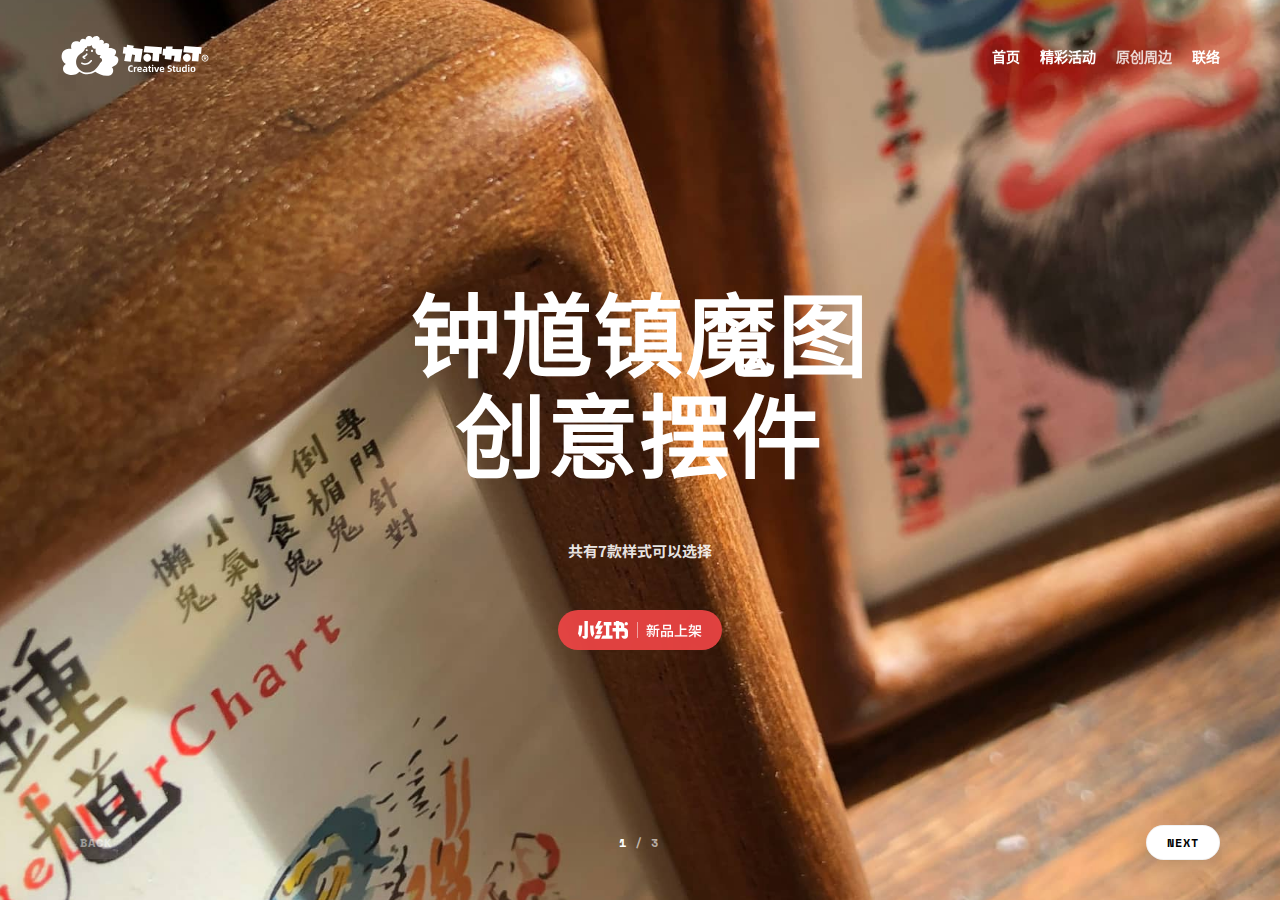
<file: product-1.html>
<!DOCTYPE html>
<html lang="zh-CN">
<head>
  <meta charset="utf-8">
  <meta name="viewport" content="width=device-width, initial-scale=1.0">
  <title>钟馗镇魔图 · 力可力可创想工作室</title>
  <link rel="preconnect" href="https://fonts.googleapis.com">
  <link rel="preconnect" href="https://fonts.gstatic.com" crossorigin>
  <link href="https://fonts.googleapis.com/css2?family=Inder&family=Nunito+Sans:wght@400;500;700;900&family=Noto+Sans+SC:wght@400;500;700&family=Space+Mono:wght@700&display=swap" rel="stylesheet">
  <link rel="stylesheet" href="assets/style.css">
</head>
<body class="product-page">
  <nav class="homepage-navbar">
    <div class="homepage-logo">
      <a href="https://likelike.li/">
        <img src="assets/hero-logo.svg" alt="likelike">
      </a>
    </div>
    <ul class="homepage-nav-menu">
      <li>
        <a href="https://likelike.li/">首页</a>
      </li>
      <li>
        <a href="https://work.likelike.li/">精彩活动</a>
      </li>
      <li>
        <a href="https://likelike.li/product-1" class="homepage-nav-active">原创周边</a>
      </li>
      <li>
        <a href="https://work.likelike.li/contact/">联络</a>
      </li>
    </ul>
  </nav>

  <section class="product-hero">
    <div class="product-hero__background" aria-hidden="true"></div>

    <div class="product-hero__container">
      <div class="hero-content">
        <div class="hero-body">
          <h1 class="hero-title">
            <span class="hero-title__line">钟馗镇魔图</span>
            <span class="hero-title__line">创意摆件</span>
          </h1>
          <p class="hero-note">共有7款样式可以选择</p>
          <a class="hero-cta" href="https://www.xiaohongshu.com/goods-detail/654b25ddfbea800001f9ddfb" target="_blank" rel="noopener noreferrer">
            <span class="hero-cta__icon">
              <img src="/assets/xhs.svg" alt="小红书">
            </span>
            <span class="hero-cta__divider" aria-hidden="true"></span>
            <span class="hero-cta__label">新品上架</span>
          </a>
        </div>
      </div>
    </div>
    <div class="hero-pagination" aria-label="分页导航">
      <span class="hero-pagination__control hero-pagination__control--disabled" aria-disabled="true">BACK</span>
      <span class="hero-pagination__counter"><span class="hero-pagination__current">1</span> / 3</span>
      <a class="hero-pagination__control hero-pagination__control--solid" href="https://likelike.li/product-2">NEXT</a>
    </div>
  </section>

  <section class="product-placeholder" data-page="2" aria-hidden="true">
    <!-- TODO: 添加第二页（产品 2）的内容 -->
  </section>

  <section class="product-placeholder" data-page="3" aria-hidden="true">
    <!-- TODO: 添加第三页（产品 3）的内容 -->
  </section>
</body>
</html>
</file>
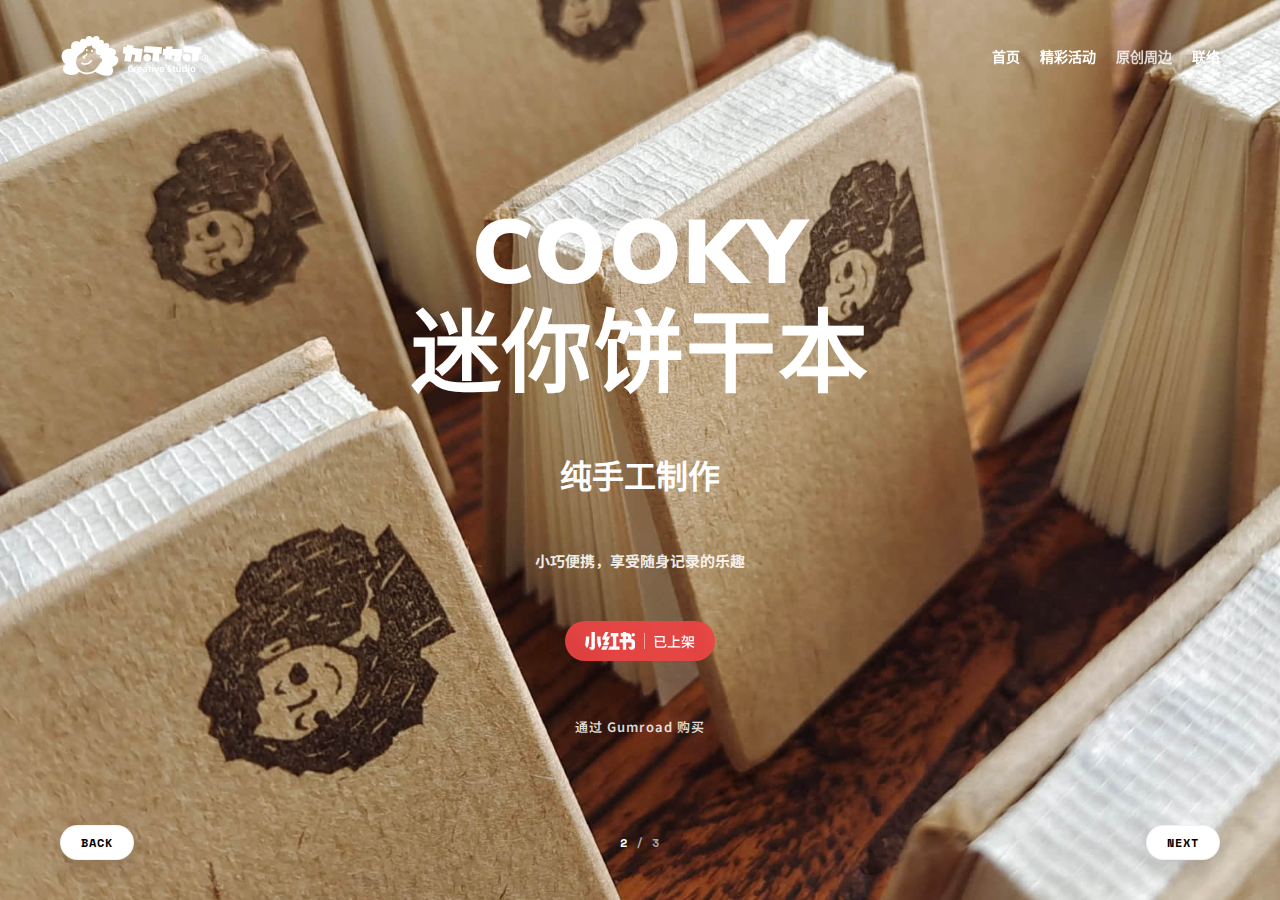
<file: product-2.html>
<!DOCTYPE html>
<html lang="zh-CN">
<head>
  <meta charset="utf-8">
  <meta name="viewport" content="width=device-width, initial-scale=1.0">
  <title>钟馗镇魔图 · 力可力可创想工作室</title>
  <link rel="preconnect" href="https://fonts.googleapis.com">
  <link rel="preconnect" href="https://fonts.gstatic.com" crossorigin>
  <link href="https://fonts.googleapis.com/css2?family=Inder&family=Nunito+Sans:wght@400;500;700;900&family=Noto+Sans+SC:wght@400;500;700&family=Space+Mono:wght@700&display=swap" rel="stylesheet">
  <link rel="stylesheet" href="assets/style.css">
</head>
<body class="product-page">
  <nav class="homepage-navbar">
    <div class="homepage-logo">
      <a href="https://likelike.li/">
        <img src="assets/hero-logo.svg" alt="likelike">
      </a>
    </div>
    <ul class="homepage-nav-menu">
      <li>
        <a href="https://likelike.li/">首页</a>
      </li>
      <li>
        <a href="https://work.likelike.li/">精彩活动</a>
      </li>
      <li>
        <a href="product-1.html" class="homepage-nav-active">原创周边</a>
      </li>
      <li>
        <a href="https://work.likelike.li/contact/">联络</a>
      </li>
    </ul>
  </nav>

  <section class="product-hero" style="--hero-bg: url('/assets/_02.avif');">
    <div class="product-hero__background" aria-hidden="true"></div>

    <div class="product-hero__container">
      <div class="hero-content">
        <div class="hero-body">
          <h1 class="hero-title">
            <span class="hero-title__line">COOKY</span>
            <span class="hero-title__line">迷你饼干本</span>
          </h1>
          <p class="hero-subtitle">纯手工制作</p>
          <p class="hero-note">小巧便携，享受随身记录的乐趣</p>
          <a class="hero-cta" href="https://www.xiaohongshu.com/goods-detail/654b25ddfbea800001f9ddfb" target="_blank" rel="noopener noreferrer">
            <span class="hero-cta__icon">
              <img src="/assets/xhs.svg" alt="小红书">
            </span>
            <span class="hero-cta__divider" aria-hidden="true"></span>
            <span class="hero-cta__label">已上架</span>
          </a>
          <p class="hero-footnote">
            <a class="hero-footnote__link" href="https://superoutman.gumroad.com/l/wokel" target="_blank" rel="noopener noreferrer">通过 Gumroad 购买</a>
          </p>
        </div>
      </div>
    </div>
    <div class="hero-pagination" aria-label="分页导航">
      <a class="hero-pagination__control hero-pagination__control--solid" href="product-1.html">BACK</a>
      <span class="hero-pagination__counter"><span class="hero-pagination__current">2</span> / 3</span>
      <a class="hero-pagination__control hero-pagination__control--solid" href="product-3.html">NEXT</a>
    </div>
  </section>

</body>
</html>
</file>
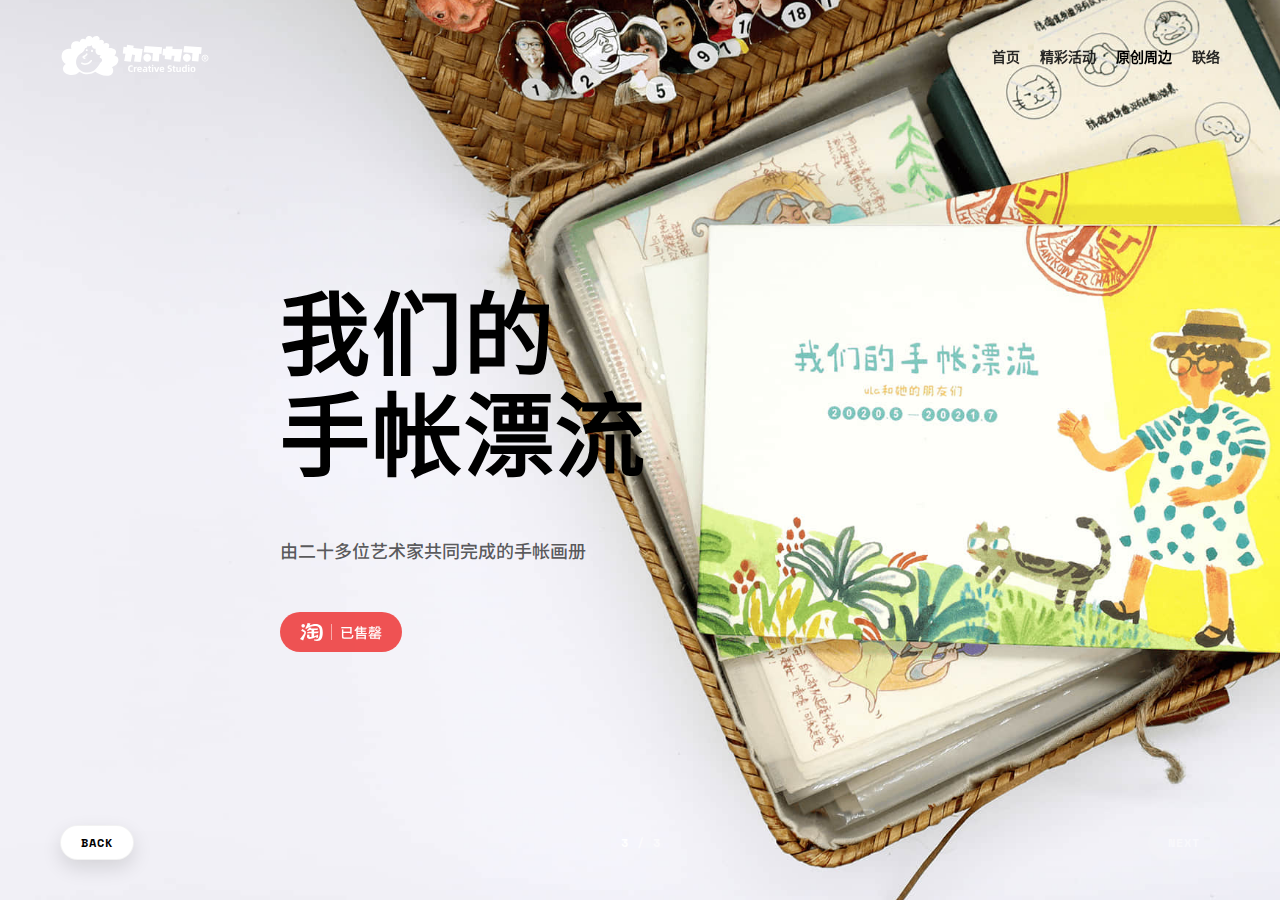
<file: product-3.html>
<!DOCTYPE html>
<html lang="zh-CN">
<head>
  <meta charset="utf-8">
  <meta name="viewport" content="width=device-width, initial-scale=1.0">
  <title>钟馗镇魔图 · 力可力可创想工作室</title>
  <link rel="preconnect" href="https://fonts.googleapis.com">
  <link rel="preconnect" href="https://fonts.gstatic.com" crossorigin>
  <link href="https://fonts.googleapis.com/css2?family=Inder&family=Nunito+Sans:wght@400;500;700;900&family=Noto+Sans+SC:wght@400;500;700&family=Space+Mono:wght@700&display=swap" rel="stylesheet">
  <link rel="stylesheet" href="assets/style.css">
</head>
<body class="product-page product-page--notebook">
  <nav class="homepage-navbar">
    <div class="homepage-logo">
      <a href="https://likelike.li/">
        <img src="assets/hero-logo.svg" alt="likelike">
      </a>
    </div>
    <ul class="homepage-nav-menu">
      <li>
        <a href="https://likelike.li/">首页</a>
      </li>
      <li>
        <a href="https://work.likelike.li/">精彩活动</a>
      </li>
      <li>
        <a href="product-1.html" class="homepage-nav-active">原创周边</a>
      </li>
      <li>
        <a href="https://work.likelike.li/contact/">联络</a>
      </li>
    </ul>
  </nav>

  <section class="product-hero" style="--hero-bg: url('/assets/_03.jpg');">
    <div class="product-hero__background" aria-hidden="true"></div>

    <div class="product-hero__container">
      <div class="hero-content hero-content--left">
        <div class="hero-body hero-body--left">
          <h1 class="hero-title hero-title--left">
            <span class="hero-title__line">我们的</span>
            <span class="hero-title__line">手帐漂流</span>
          </h1>
          <p class="hero-note hero-note--muted">由二十多位艺术家共同完成的手帐画册</p>
          <a class="hero-cta hero-cta--taobao">
            <span class="hero-cta__icon">
              <img src="/assets/tb.svg" alt="淘">
            </span>
            <span class="hero-cta__divider" aria-hidden="true"></span>
            <span class="hero-cta__label">已售罄</span>
          </a>
        </div>
      </div>
    </div>
    <div class="hero-pagination" aria-label="分页导航">
      <a class="hero-pagination__control hero-pagination__control--solid" href="product-2.html">BACK</a>
      <span class="hero-pagination__counter"><span class="hero-pagination__current">3</span> / 3</span>
      <span class="hero-pagination__control hero-pagination__control--disabled" aria-disabled="true">NEXT</span>
    </div>
  </section>

  <section class="product-placeholder" data-page="2" aria-hidden="true">
    <!-- TODO: 添加第二页（产品 2）的内容 -->
  </section>

  <section class="product-placeholder" data-page="3" aria-hidden="true">
    <!-- TODO: 添加第三页（产品 3）的内容 -->
  </section>
</body>
</html>
</file>
<file: assets/style.css>
:root {
    --background-color: #ffffff;
    --foreground-color: #000;
    --link-color: #121212;
    --foreground-secondary-color: #666;

    --nav-current-background-color: #0f0f0f;
    --nav-current-foreground-color: #fff;
    --nav-item-background-color: #f2f2f2;
    --nav-item-foreground-color: #0f0f0f;
    --nav-item-hover-background-color: #e5e5e5;

    --icon-secondary-filter: invert(43%) sepia(22%) saturate(10%)
        hue-rotate(58deg) brightness(87%) contrast(93%);
    --icon-social-filter: invert(28%) sepia(47%) saturate(2131%)
        hue-rotate(197deg) brightness(95%) contrast(78%);
    --border-color: #e2e2e2;
    --chevron-color: #333;
    --site-title-font-size: 2.5em;
    --h1-font-size: 2em;
    --item-gap: 30px;
    --inner-gap: 20px;
    --title-line-height: 1.2;
    --content-max-width: 100%;
    --breadcrumb-background-color: rgba(255, 255, 255, 0.8);
    --breadcrumb-border-color: rgba(255, 255, 255, 0.7);
    --monospace: "Lucida Console", Consolas, "Courier", monospace;
    --code-background-color: #f8f8f8;
    --kbd-color: #444444;
    --kbd-text-shadow: #fff;
    --kbd-border-color: #bbb;
    --kbd-background-color: #f7f7f7;
    --kbd-background-image: linear-gradient(
        top,
        rgba(0, 0, 0, 0.1),
        rgba(0, 0, 0, 0)
    );
    --kbd-background-repeat: repeat-x;
    --kbd-box-shadow:
        0px 1px 0 #bbbbbb, 0 2px 1px #999999, 0 2px 0 #bbbbbb,
        inset 0 1px 1px #ffffff, inset 0 -1px 2px #cccccc;
}

@media (prefers-color-scheme: dark) {
    :root {
        --background-color: #1c1c1e;
        --foreground-color: #fff;
        --link-color: #6699ff;
        --foreground-secondary-color: #adadaf;

        --nav-current-background-color: #0f0f0f;
        --nav-current-foreground-color: #f1f1f1;
        --nav-item-background-color: #272727;
        --nav-item-foreground-color: #f1f1f1;
        --nav-item-hover-background-color: #3f3f3f;

        --icon-secondary-filter: invert(87%) sepia(6%) saturate(58%)
            hue-rotate(202deg) brightness(80%) contrast(87%);
        --icon-social-filter: invert(64%) sepia(85%) saturate(4030%)
            hue-rotate(203deg) brightness(108%) contrast(102%);
        --border-color: #2b2b2d;
        --chevron-color: #eee;
        --breadcrumb-background-color: rgba(32, 32, 34, 0.8);
        --breadcrumb-border-color: rgba(32, 32, 34, 0.7);
        --code-background-color: #2b2b2d;
        --kbd-color: #eeeeee;
        --kbd-text-shadow: #000000;
        --kbd-border-color: #000;
        --kbd-background-color: #4d4c4c;
        --kbd-background-image: linear-gradient(
            rgba(0, 0, 0, 0.5),
            rgba(0, 0, 0, 0) 80%,
            rgba(0, 0, 0, 0)
        );
        --kbd-background-repeat: no-repeat;
        --kbd-box-shadow:
            0px 1px 0 #000000, 0 2px 1px rgba(90, 90, 90, 0.5),
            inset 0 1px 1px #aaaaaa, inset 0 -1px 2px #272727;
    }
}

html {
    padding: 0;
    margin: 0;
    background-color: var(--background-color);
    -webkit-font-smoothing: antialiased;
    -moz-osx-font-smoothing: grayscale;
    text-rendering: optimizeLegibility;
}

body {
    background-color: var(--background-color);
    padding: 0;
    margin: 0;
    font-family:
        ui-sans-serif,
        system-ui,
        -apple-system,
        BlinkMacSystemFont,
        Segoe UI,
        Roboto,
        Helvetica Neue,
        Arial,
        Noto Sans,
        sans-serif,
        Apple Color Emoji,
        Segoe UI Emoji,
        Segoe UI Symbol,
        Noto Color Emoji;
    -webkit-font-smoothing: antialiased;
    -moz-osx-font-smoothing: grayscale;
    text-rendering: optimizeLegibility;
}

/* 首页特殊样式 - 全屏视频背景 */
body.homepage {
    color: #ffffff;
    background-color: #000000;
    overflow-x: hidden;
}

body.homepage .wrapper {
    position: relative;
    z-index: 1;
}

body.homepage .main {
    padding: 0;
}

/* 确保 body.homepage 的黑色背景不影响文章列表页面 */
body.homepage #works-page {
    background-color: var(--background-color) !important;
    color: var(--foreground-color) !important;
}

body.homepage #works-page .layout-container {
    background-color: var(--background-color) !important;
}

body.homepage #works-page .content-area {
    background-color: var(--background-color) !important;
    color: var(--foreground-color) !important;
}

body.homepage #works-page .sidebar {
    background-color: var(--background-color) !important;
    color: var(--foreground-color) !important;
}

a:link,
a:visited,
a:active {
    color: var(--link-color);
    text-decoration: none;
    line-break: anywhere;
}

a:hover {
    text-decoration: underline;
    text-underline-offset: 0.2rem;
}

code {
    white-space: pre;
    white-space: pre-wrap;
    word-break: break-all;
    word-wrap: break-word;
    text-align: left;
}

code {
    background-color: var(--code-background-color);
    padding: 0 2px 0 2px;
    border-radius: 3px;
}

code,
pre,
samp,
tt {
    font-family: var(--monospace);
}

pre {
    border: 1px solid var(--border-color);
    background-color: var(--code-background-color);
    border-radius: 3px;
    padding: 10px;
    font-size: 0.9em;
    box-shadow:
        0 1px 2px rgba(0, 0, 0, 0.02),
        0 2px 4px rgba(0, 0, 0, 0.02),
        0 4px 8px rgba(0, 0, 0, 0.02),
        0 8px 16px rgba(0, 0, 0, 0.02);
}

pre {
    display: block;
    break-inside: avoid;
    text-align: left;
}

h1 {
    font-family: "Noto Sans SC", sans-serif;
    color: var(--foreground-color);
    font-size: var(--h1-font-size);
    margin: 0 0 20px 0;
    line-height: var(--title-line-height);
}

/* Article Detail Page - 3 Column Layout */
.article-layout-container {
    display: flex;
    min-height: 100vh;
    width: 100%;
}

/* 第一栏：左侧边栏（固定，但内容可独立滚动） */
.article-sidebar {
    position: fixed;
    left: 0;
    top: 0;
    width: 270px;
    height: 100vh;
    overflow-y: auto;
    overflow-x: hidden;
    padding: 40px 60px;
    box-sizing: border-box;
    background-color: var(--background-color);
}

/* 第二栏：文章主内容（固定，但内容可独立滚动） */
.article-main-content {
    position: fixed;
    left: 270px;
    top: 0;
    width: 460px;
    height: 100vh;
    overflow-y: auto;
    overflow-x: hidden;
    padding: 48px 12px 60px 0;
    box-sizing: border-box;
    background-color: var(--background-color);
}

.article-main-content .article-content {
    max-width: 100%;
    font-family: "Nunito Sans", sans-serif;
    animation: contentFadeIn 1s ease-out;
}

/* 第三栏：右侧栏（主要滚动区域） */
.article-right-sidebar {
    position: fixed;
    left: 770px; /* 270px (左侧栏) + 500px (中间栏) */
    top: 0;
    right: 0;
    height: 100vh;
    overflow-y: auto;
    overflow-x: hidden;
    padding: 48px 60px 60px 0;
    box-sizing: border-box;
    background-color: var(--background-color);
    animation: contentFadeIn 1s ease-out 0.2s;
    animation-fill-mode: both;
}

.right-sidebar-content {
    max-width: 100%;
    padding: 0;
    margin: 0;
    font-family: "Nunito Sans", sans-serif;
    font-size: 14px;
    font-weight: 500;
}

/* 第三栏内容字体 */
.article-right-sidebar {
    font-family: "Nunito Sans", sans-serif;
    font-size: 14px;
    font-weight: 500;
}

/* 第三栏图片自适应 */
.article-right-sidebar img {
    max-width: 100% !important;
    width: auto !important;
    height: auto !important;
    display: block;
    margin: 20px 0;
    box-sizing: border-box;
}

.article-right-sidebar .content img {
    max-width: 100% !important;
    width: auto !important;
    height: auto !important;
    display: block;
    margin: 20px 0;
}

/* 第三栏内容样式 - 确保内容不会撑出去 */
.article-right-sidebar * {
    max-width: 100%;
    box-sizing: border-box;
}

.article-right-sidebar p,
.article-right-sidebar h1,
.article-right-sidebar h2,
.article-right-sidebar h3,
.article-right-sidebar h4,
.article-right-sidebar h5,
.article-right-sidebar h6,
.article-right-sidebar ul,
.article-right-sidebar ol,
.article-right-sidebar div {
    max-width: 100%;
    word-wrap: break-word;
    overflow-wrap: break-word;
}

/* 第三栏文字样式 - 统一设置 */
.article-right-sidebar td,
.article-right-sidebar th {
    font-size: 14px;
    font-weight: 500;
}

/* 右侧栏标签样式 */
.article-right-sidebar .tags-container {
    font-size: 0.8em;
    display: flex;
    flex-direction: column;
    gap: 1em;
    color: var(--foreground-secondary-color);
}

.article-right-sidebar .tags-container > span {
    font-weight: 500;
}

.article-right-sidebar .tags {
    display: flex;
    flex-direction: column;
    gap: 0.5em;
}

.article-right-sidebar .tag-item {
    display: block;
    padding: 0.5em 0;
    border-radius: 0;
    border: none;
    border-bottom: 1px solid var(--border-color);
    text-decoration: none;
    transition: all 0.2s ease;
}

.article-right-sidebar .tag-item:hover {
    text-decoration: none;
    border-bottom-color: var(--link-color);
    box-shadow: none;
}

/* Article Detail Page Styles */
.article-content {
    max-width: 100%;
}

.article-title {
    font-family: "Noto Sans SC", sans-serif;
    font-size: 36px;
    font-weight: 900;
    line-height: 1.2;
    color: var(--foreground-color);
    margin: 0 0 24px 0;
}

.article-meta {
    display: none;
}

.article-date {
    display: none;
}

/* 标题上方的标签样式 */
.article-tags-above-title {
    display: flex;
    gap: 8px;
    flex-wrap: wrap;
    align-items: center;
    margin-bottom: 24px;
}

.article-tag-above {
    font-size: 12px;
    color: var(--foreground-color);
    padding: 4px 12px;
    background-color: var(--background-color);
    border: 2px solid var(--foreground-color);
    border-radius: 20px;
    display: inline-block;
    line-height: 1.4;
    text-decoration: none;
    transition: all 0.2s ease;
    font-weight: 500;
    cursor: default;
}

/* 保留原有的 article-tag 样式用于其他地方 */
.article-tags-inline {
    display: flex;
    gap: 8px;
    flex-wrap: wrap;
    align-items: center;
}

.article-tag {
    font-size: 12px;
    color: var(--foreground-secondary-color);
    padding: 2px 8px;
    background-color: var(--code-background-color);
    border-radius: 3px;
    display: inline-block;
    line-height: 1.4;
    text-decoration: none;
    transition: all 0.2s ease;
}

.article-tag:hover {
    text-decoration: none;
    background-color: var(--border-color);
    color: var(--foreground-color);
}

/* 返回按钮样式 */
.article-return {
    margin-top: 32px;
}

/* 桌面端返回按钮 */
.article-return-desktop {
    margin-top: 32px;
    display: block;
}

/* 移动端隐藏桌面端返回按钮 */
@media screen and (max-width: 809px) {
    .article-return-desktop {
        display: none;
    }
}

/* 桌面端底部容器样式 - 隐藏 */
.article-bottom {
    display: none;
}

.return-link {
    display: inline-block;
    text-decoration: none;
    transition: opacity 0.2s ease;
}

.return-link:hover {
    opacity: 0.7;
}

.return-icon {
    width: 24px;
    height: 24px;
    display: block;
}

h2 {
    font-family: "Nunito Sans", sans-serif;
    margin-bottom: 20px;
    font-size: 26px;
    font-weight: 300;
    line-height: 1.5em;
}

.chevron {
    font-size: 1.1em;
    color: var(--chevron-color);
    font-family: "Lucida Grande";
    font-weight: 500;
}

.content img {
    display: block;
    margin: 20px auto 20px auto;
    max-width: 100%;
    height: auto;
}

hr {
    border: none;
    height: 2px;
    color: var(--border-color);
    background-color: var(--border-color);
    margin-top: 2rem;
    margin-bottom: 2rem;
}

.date {
    font-size: 0.8em;
    color: var(--foreground-secondary-color);
}

.breadcrumb {
    display: flex;
    align-items: center;
    width: 100%;
    padding: 20px 0;
    position: sticky;
    top: 0;
    background-color: var(--breadcrumb-background-color);
    backdrop-filter: blur(10px);
    -webkit-backdrop-filter: blur(10px);
    border-bottom: 1px solid var(--breadcrumb-border-color);
    box-sizing: border-box;
    z-index: 99;
}

/* Hide breadcrumb in article detail pages with layout-container */
.layout-container ~ .breadcrumb,
.layout-container .breadcrumb {
    display: none !important;
}

.breadcrumb-inner {
    display: flex;
    align-items: center;
    width: 100%;
    max-width: calc(
        700px - env(safe-area-inset-left) - env(safe-area-inset-left)
    );
    margin-left: auto;
    margin-right: auto;
}

.chevron {
    display: inline-block;
    margin: 0 8px;
    color: var(--chevron-color);
    font-family: "Lucida Grande";
    font-weight: 500;
}

.breadcrumb-inner > a {
    line-break: auto;
}

.breadcrumb-avatar {
    margin-right: 8px;
    display: flex;
}

.breadcrumb-avatar-image {
    width: 16px;
    height: 16px;
    border-radius: 16px;
    vertical-align: bottom;
    display: block;
    filter: drop-shadow(0px 1px 2px rgba(0, 0, 0, 0.1));
}

.main {
    width: 100%;
    margin: 0;
    padding: 0;
    color: var(--foreground-color);
}

/* Layout Container - 左右布局 */
.layout-container {
    display: flex;
    min-height: 100vh;
    width: 100%;
}

/* Sidebar - 左侧固定 */
.sidebar {
    position: fixed;
    left: 0;
    top: 0;
    width: 270px;
    height: 100vh;
    overflow-y: auto;
    padding: 40px 60px;
    box-sizing: border-box;
    background-color: var(--background-color);
}

.sidebar-inner {
    max-width: 270px;
    min-height: 100%;
    display: flex;
    flex-direction: column;
    justify-content: space-between;
}

.sidebar-content {
    flex: 0 0 auto;
}

.sidebar-footer {
    flex: 0 0 auto;
    font-family: "Inter", sans-serif;
    font-size: 12px;
    font-weight: 700;
    color: var(--foreground-secondary-color);
    text-align: left;
    padding-top: 60px;
    line-height: 1.6;
}

.sidebar-footer .footer-inner {
    line-height: 1.6;
}

.content-footer {
    font-family: "Inter", sans-serif;
    font-size: 12px;
    font-weight: 700;
    color: var(--foreground-secondary-color);
    text-align: center;
    padding: 40px 0;
    margin-top: 40px;
    line-height: 1.6;
    display: none;
}

.content-footer .footer-inner {
    line-height: 1.6;
}

/* Content Area - 右侧可滚动 */
.content-area {
    margin-left: 270px;
    flex: 1;
    padding: 48px 60px 60px 0;
    box-sizing: border-box;
    min-height: 100vh;
    animation: contentFadeIn 1s ease-out;
}

.article-main-content .article-title {
    font-size: 32px;
}

.article-main-content .article-meta {
    margin-bottom: 24px;
}

.content {
    margin: 0;
    line-height: 1.75rem;
    font-size: 0.9em;
    color: var(--foreground-color);
    font-family: "Nunito Sans", sans-serif;
}

/* Article content area specific styles */
.content-area .content {
    max-width: 100%;
    font-family: "Nunito Sans", sans-serif;
}

.content-area .content > *:first-child {
    margin-top: 0;
}

.content-area .content > *:last-child {
    margin-bottom: 0;
}

/* 文章主内容和第三栏内容字体 */
.article-main-content .content {
    font-family: "Nunito Sans", sans-serif;
}

.article-right-sidebar .content,
.article-right-sidebar p,
.article-right-sidebar div,
.article-right-sidebar span,
.article-right-sidebar li {
    font-family: "Nunito Sans", sans-serif;
    font-size: 14px;
    font-weight: 500;
}

/* START: table */

.content table {
    table-layout: auto;
    width: 100%;
    padding: 0;
    border-collapse: collapse;
    box-shadow:
        0 1px 2px rgba(0, 0, 0, 0.02),
        0 2px 4px rgba(0, 0, 0, 0.02),
        0 4px 8px rgba(0, 0, 0, 0.02),
        0 8px 16px rgba(0, 0, 0, 0.02);
}

.content table tr {
    border-top: 1px solid var(--border-color);
    background-color: var(--background-color);
    margin: 0;
    padding: 0;
}

.content table tr:nth-child(2n) {
    background-color: var(--code-background-color);
}

.content table tr th {
    font-weight: bold;
    border: 1px solid var(--border-color);
    margin: 0;
    padding: 6px 12px;
    background-color: var(--code-background-color);
}

.content table tr td {
    border: 1px solid var(--border-color);
    margin: 0;
    padding: 6px 12px;
}

.content table tr th :first-child,
.content table tr td :first-child {
    margin-top: 0;
}

.content table tr th :last-child,
.content table tr td :last-child {
    margin-bottom: 0;
}

/* END: table */

/* 列表样式 - 间距更小，与段落区别 */
.content ul,
.content ol {
    margin: 0 0 1em 0;
    list-style-position: outside;
}

.content li {
    margin-bottom: 0.25em; /* 列表项之间间距更小 */
    line-height: 1.75rem;
}

.content li:last-child {
    margin-bottom: 0;
}

/* 段落样式 - 间距更大，与列表区别 */
.content p {
    margin: 0 0 1.5em 0; /* 段落间距更大 */
    line-height: 1.75rem;
    font-weight: 500;
}

.content p:last-child {
    margin-bottom: 0;
}

/* 第三栏列表和段落样式 */
.article-right-sidebar ul,
.article-right-sidebar ol {
    margin: 0 0 1em 0;
    padding-left: 1.5em;
    list-style-position: outside;
}

.article-right-sidebar li {
    margin-bottom: 0.25em; /* 列表项之间间距更小 */
    line-height: 1.75rem;
    font-size: 14px;
    font-weight: 500;
}

.article-right-sidebar li:last-child {
    margin-bottom: 0;
}

.article-right-sidebar p {
    margin: 0 0 1.5em 0; /* 段落间距更大 */
    line-height: 1.75rem;
    font-size: 14px;
    font-weight: 500;
}

.article-right-sidebar p:last-child {
    margin-bottom: 0;
}

.site-logo {
    margin-bottom: 16px;
}

.logo-image {
    height: 42px;
    width: auto;
    display: block;
    transition: filter 0.3s ease;
}

/* 深色模式下自动反色logo */
@media (prefers-color-scheme: dark) {
    .logo-image {
        filter: invert(1);
    }
}

.site-description {
    font-family: "Nunito Sans", sans-serif;
    font-size: 12px;
    font-weight: 400;
    line-height: 1.6;
    color: var(--foreground-color);
    margin-bottom: 40px;
}

.site-description p:first-child {
    margin-top: 0px;
}

.site-description p:last-child {
    margin-bottom: 0px;
}

.site-info {
    flex: 1;
    display: flex;
    flex-direction: column;
    gap: var(--inner-gap);
    font-size: 1em;
    line-height: var(--title-line-height);
    color: var(--foreground-color);
}

.site-title {
    font-size: var(--site-title-font-size);
    line-height: var(--title-line-height);
    font-weight: 600;
    color: var(--foreground-color);
}

.site-about {
    font-size: 1.2em;
    line-height: var(--title-line-height);
    color: var(--foreground-color);
}

.site-about p:first-child {
    margin-top: 0px;
}

.site-about p:last-child {
    margin-bottom: 0px;
}

/* Works Grid Layout */
.works-grid {
    display: grid;
    grid-template-columns: repeat(3, 1fr);
    gap: 32px;
    max-width: 100%;
    margin: 0 0 60px 0;
    animation: contentFadeIn 1s ease-out;
}

.work-card {
    position: relative;
    overflow: hidden;
}

.work-card-link {
    display: block;
    text-decoration: none;
    color: inherit;
    transition: transform 0.3s ease;
}

.work-card-link:hover {
    text-decoration: none;
}

.work-card-link:hover .work-card-image img {
    transform: scale(1.05);
}

.work-card-link:hover .work-card-title {
    opacity: 0.7;
}

.work-card-image {
    width: 100%;
    aspect-ratio: 1.5625 / 1;
    overflow: hidden;
    background-color: var(--code-background-color);
    margin-bottom: 12px;
    position: relative;
    display: block;
}

.work-card-image img {
    width: 100%;
    height: 100%;
    object-fit: cover;
    display: block !important;
    visibility: visible !important;
    opacity: 1 !important;
    transition: transform 0.3s ease;
    position: absolute;
    top: 0;
    left: 0;
}

.work-card-image-placeholder {
    background: linear-gradient(135deg, var(--code-background-color) 0%, var(--border-color) 100%);
}

.work-card-content {
    padding: 0;
}

.work-card-title {
    font-family: "Noto Sans SC", sans-serif;
    font-size: 15px;
    font-weight: 900;
    line-height: 1.4;
    color: var(--foreground-color);
    margin-bottom: 8px;
    transition: opacity 0.2s ease;
}

.work-card-tags {
    display: flex;
    gap: 6px;
    flex-wrap: wrap;
    align-items: center;
}

.work-card-tag {
    font-size: 0.75em;
    color: var(--foreground-secondary-color);
    border-radius: 3px;
    display: inline-block;
    line-height: 1.4;
}

/* Legacy styles for other pages */
.items {
    max-width: var(--content-max-width);
    margin-left: auto;
    margin-right: auto;
    display: flex;
    flex-direction: column;
    gap: 20px;
}

.item {
    display: flex;
    flex-direction: row;
    gap: 20px;
    margin-bottom: var(--item-gap);
    align-items: top;
}

.item-main {
    flex: 1;
    display: flex;
    flex-direction: column;
    gap: 10px;
}

.item-hero-image {
}

.item-hero-image img {
    max-height: 60px;
    border-radius: 2px;
    aspect-ratio: 3/2;
    object-fit: cover;
    image-rendering: optimizeQuality;
    border: 0px;
}

.item-title {
    font-size: 1.25em;
    font-weight: 500;
    line-height: var(--title-line-height);
    text-align: left;
}

.item-title > a {
    line-break: strict !important;
}

.item-info {
    display: flex;
    gap: 10px;
    align-items: center;
}

.item-date {
    font-size: 0.8em;
    color: var(--foreground-secondary-color);
    text-align: left;
    display: inline-block;
}

.item-video-icon,
.item-audio-icon {
    width: 1em;
    height: 1em;
    filter: var(--icon-secondary-filter);
}

.social-icon {
    width: 1em;
    height: 1em;
    vertical-align: bottom;
    filter: var(--icon-social-filter);
}

kbd {
    font-size: 12px;
    color: var(--kbd-color);
    font-family: "Lucida Grande", Lucida, Verdana, sans-serif;
    font-weight: normal;
    font-style: normal;
    text-align: center;
    line-height: 1em;
    text-shadow: 0 1px 0 var(--kbd-text-shadow);
    display: inline;
    padding: 0.3em 0.55em;
    border-radius: 6px;
    background-clip: padding-box;
    border: 1px solid var(--kbd-border-color);
    background-color: var(--kbd-background-color);
    background-image: var(--kbd-background-image);
    background-repeat: var(--kbd-background-repeat);
    box-shadow: var(--kbd-box-shadow);
}

.video-container {
    width: 100%;
    padding-top: 56.25%;
    height: 0px;
    position: relative;
    border-radius: 2px;
    margin-bottom: 20px;
    margin-left: auto;
    margin-right: auto;
}

.video {
    width: 100%;
    height: 100%;
    position: absolute;
    top: 0;
    left: 0;
    border-radius: 2px;
    z-index: 1;
}

.audio-container {
    margin-bottom: 20px;
    margin-left: auto;
    margin-right: auto;
    max-width: var(--content-max-width);
}

.audio {
    width: 100%;
}

.top {
    margin-bottom: 16px;
}

img.avatar {
    width: 72px;
    height: 72px;
    border-radius: 72px;
    filter: drop-shadow(0px 2px 5px rgba(0, 0, 0, 0.1));
    padding: 10px;
}

.pages-container {
    display: flex;
    align-items: center;
    margin-top: 20px;
    margin-bottom: 20px;
}

.pages-info {
    flex: 1;
    text-align: center;
    vertical-align: middle;
    color: var(--foreground-secondary-color);
    font-weight: 500;
    font-size: 12px;
}

.nav-container {
    margin-bottom: 0;
}

.nav {
    display: flex;
    flex-direction: column;
    gap: 12px;
    padding: 0;
    box-sizing: border-box;
    margin: 0;
    align-items: flex-start;
}

.nav-current:link,
.nav-current:visited {
    font-family: "Noto Sans SC", sans-serif;
    color: var(--foreground-color);
    font-size: 17px;
    line-height: 1.6;
    display: block;
    transition: opacity 0.2s;
    font-weight: 700;
}

.nav-current:hover {
    text-decoration: none;
    opacity: 0.7;
}

.nav-item:link,
.nav-item:visited {
    font-family: "Noto Sans SC", sans-serif;
    color: var(--foreground-color);
    font-size: 17px;
    line-height: 1.6;
    display: block;
    transition: opacity 0.2s;
    font-weight: 700;
}

.nav-item:hover {
    text-decoration: none;
    opacity: 0.7;
}

p,
h1,
h2,
h3,
h4,
h5,
h6,
.date,
ul,
ol,
pre,
hr {
    max-width: var(--content-max-width);
    margin-left: auto;
    margin-right: auto;
}

ul {
    padding-inline-start: 1em;
}

ol {
    padding-inline-start: 1.25em;
}

.site-about p {
    max-width: 100%;
    margin-left: 0px;
    margin-right: 0px;
}

/* START: To Do Items */

ul:has(input[type="checkbox"]) {
    padding-inline-start: 0px;
}

li input[type="checkbox"] {
    display: none;
}

li:has(input[type="checkbox"]) {
    list-style-type: none;
    margin-left: 0px;
    pointer-events: none;
}

li:has(input[type="checkbox"]:not(:checked):disabled)::before {
    background-image: url("./circle.svg");
    background-repeat: no-repeat;
    content: "";
    display: inline-block;
    vertical-align: text-top;
    width: 1.25em;
    height: 1em;
    background-size: 1em 1em;
    filter: var(--icon-social-filter);
    pointer-events: all;
}

li:has(input[type="checkbox"]:checked:disabled)::before {
    background-image: url("./checkmark.circle.fill.svg");
    background-repeat: no-repeat;
    content: "";
    display: inline-block;
    vertical-align: text-top;
    width: 1.25em;
    height: 1em;
    background-size: 1em 1em;
    pointer-events: all;
}

/* END: To Do Items */

figure {
    margin-top: 20px;
    margin-bottom: 20px;
    margin-inline-start: 0px;
    margin-inline-end: 0px;
}

figure > img:first-child {
    margin: 40px 0px 20px 0px;
}

figcaption {
    font-size: 0.8em;
    color: var(--foreground-secondary-color);
    text-align: center;
}

blockquote {
    display: block;
    margin-block-start: 1em;
    margin-block-end: 1em;
    margin-inline-start: 40px;
    margin-inline-end: 40px;
}

blockquote {
    font-style: italic;
    border-left: 5px solid;
    margin-left: 2em;
    padding-left: 1em;
    border-color: var(--border-color);
    color: var(--foreground-secondary-color);
}

/* START: tag */

.tag-container {
    margin: 0px auto 40px auto;
    border-bottom: 1px solid var(--border-color);
    padding-bottom: 1em;
    display: flex;
    flex-direction: column;
    gap: 0.5em;
}

.tag-caption {
    font-size: 0.8em;
    display: flex;
    gap: 0.5em;
    align-items: center;
}

.tag-title {
    font-size: 2em;
    font-weight: 500;
}

.tag-count {
    font-size: 0.8em;
    color: var(--foreground-secondary-color);
}

.tags-container {
    font-size: 0.8em;
    display: flex;
    flex-wrap: wrap;
    gap: 1em;
    color: var(--foreground-secondary-color);
    align-items: center;
}

.tags {
    flex: 1;
    display: flex;
    gap: 0.5em;
    flex-wrap: wrap;
}

.tag-cloud {
    column-count: 3;
    column-rule: 1px solid var(--border-color);
    column-gap: 20px;
    line-height: 2;
}

.tag-cloud-item {
    display: block;
    font-size: 1em;
}

.tag-cloud-item-count {
    display: inline-block;
    background-color: var(--border-color);
    font-size: 0.75em;
    color: var(--background-color);
    padding: 1px 4px 1px 4px;
    border-radius: 20px;
    line-height: 1;
    vertical-align: middle;
    margin-left: 0.5em;
}

.tag-item {
    display: inline-block;
    padding: 0.2em 0.5em 0.2em 0.5em;
    border-radius: 4px;
    border: 1px solid var(--border-color);
}

.tag-item:hover {
    text-decoration: none;
    border-color: var(--link-color);
    box-shadow: 0px 1px 2px var(--border-color);
}

/* END: tag */

/* START: archive */

.archive-container {
    margin: 0px auto 40px auto;
    border-bottom: 1px solid var(--border-color);
    padding-bottom: 1em;
    display: flex;
    flex-direction: column;
    gap: 0.5em;
}

.archive-title {
    font-size: 2em;
    font-weight: 500;
}

.archive-count {
    font-size: 0.8em;
    color: var(--foreground-secondary-color);
}

.archive-list {
    column-count: 3;
    column-rule: 1px solid var(--border-color);
    column-gap: 20px;
    line-height: 1.2;
}

.archive-list-item {
    display: block;
    font-size: 1em;
    display: flex;
    align-items: center;
    gap: 0.5em;
    margin-bottom: 10px;
}

.archive-list-header {
    display: block;
    break-after: avoid;
    font-size: 1.1em;
    font-weight: 500;
    margin-bottom: 10px;
    margin-top: 20px;
    color: var(--foreground-secondary-color);
}

.archive-list-header:first-child {
    margin-top: 0px;
}

.archive-list-item a {
    line-break: initial;
}

/* END: archive */


/* Legacy footer for other pages */
footer {
    font-size: 0.85em;
    color: var(--foreground-secondary-color);
    width: 100%;
    text-align: center;
    margin-top: 80px;
}

.footer-inner {
    width: 100%;
    max-width: var(--content-max-width);
    margin-left: auto;
    margin-right: auto;
    line-height: 1.8;
}

/* 中等屏幕（810px - 1199px）- 优化首页布局 */
@media screen and (min-width: 810px) and (max-width: 1199px) {
    .sidebar {
        width: 240px;
        padding: 40px 40px;
    }

    .sidebar-inner {
        max-width: 200px;
    }

    .content-area {
        margin-left: 240px;
        padding: 40px 40px;
    }

    .works-grid {
        grid-template-columns: repeat(2, 1fr);
        gap: 24px;
    }
}

/* 移动端（809px 以下）- 首页单栏布局 */
@media screen and (max-width: 809px) {
    .layout-container {
        flex-direction: column;
    }

    .sidebar {
        position: relative;
        width: 100%;
        height: auto;
        padding: 40px 20px 20px 20px;
        border-right: none;
    }

    .sidebar-inner {
        max-width: 100%;
        min-height: auto;
    }

    .content-area {
        margin-left: 0;
        padding: 30px 20px;
    }
}

/* 中等屏幕（810px - 1199px）- 优化布局 */
@media screen and (min-width: 810px) and (max-width: 1199px) {
    .article-sidebar {
        width: 240px;
        padding: 40px 40px;
    }

    .article-main-content {
        left: 240px;
        width: 400px;
        padding: 48px 24px 60px 24px;
    }

    .article-right-sidebar {
        left: 640px; /* 240px + 400px */
    }
}

/* 移动端（809px 以下）- 单栏布局 */
@media screen and (max-width: 809px) {
    .article-layout-container {
        flex-direction: column;
        display: flex;
        min-height: 100vh;
    }

    .article-sidebar {
        position: relative;
        width: 100%;
        height: auto;
        padding: 40px 20px 20px 20px;
    }

    .article-main-content {
        position: relative;
        left: 0;
        width: 100%;
        height: auto;
        padding: 4px 30px 20px;
        border-right: none;
        order: 2;
    }

    .article-main-content .article-content {
        padding-bottom: 0;
    }

    .article-right-sidebar {
        position: relative;
        left: 0;
        right: 0;
        width: 100%;
        height: auto;
        padding: 0 20px 30px 20px;
        order: 3;
    }

    /* 移动端底部内容在最后 */
    .article-bottom {
        order: 4;
        padding: 40px 20px 40px 20px;
        margin-top: 0;
    }

    /* 移动端文章详情页标题和标签居中 */
    .article-main-content .article-tags-above-title {
        justify-content: center;
    }

    .article-main-content .article-title {
        text-align: center;
    }

    .article-main-content .article-content > .content > p:first-child {
        text-align: center;
    }

    /* 移动端返回按钮和页脚 */
    .article-return {
        text-align: center;
        margin-bottom: 24px;
    }

    .content-footer {
        display: block;
        padding-bottom: 0;
    }

    /* 移动端布局容器 */
    .article-layout-container {
        display: flex;
        flex-direction: column;
    }

    /* 移动端第三栏底部间距调整 */
    .article-right-sidebar {
        padding-bottom: 0;
    }

    /* 移动端 h2 标题居中 */
    h2 {
        text-align: center;
    }
}

@media screen and (max-width: 768px) {
    :root {
        --item-gap: 15px;
        --inner-gap: 10px;
        --site-title-font-size: 2em;
        --h1-font-size: 1.75em;
    }

    .layout-container {
        flex-direction: column;
    }

    .sidebar {
        position: relative;
        width: 100%;
        height: auto;
        padding: 20px;
        border-right: none;
    }

    .sidebar-inner {
        max-width: 100%;
        min-height: auto;
    }

    .sidebar-footer {
        display: none;
    }

    .content-footer {
        display: block;
    }

    .site-logo {
        text-align: center;
    }

    .logo-image {
        height: 36px;
        margin: 0 auto;
    }

    .site-description {
        display: none;
    }

    .nav-container {
        text-align: center;
    }

    .nav {
        flex-direction: row;
        gap: 30px;
        justify-content: center;
        flex-wrap: wrap;
    }

    .content-area {
        margin-left: 0;
        padding: 30px 20px;
    }

    .article-tags-above-title {
        justify-content: center;
    }

    .article-title {
        font-size: 24px;
        margin-bottom: 24px;
        text-align: center;
    }

    .article-main-content .article-content > .content > p:first-child {
        text-align: center;
    }

    /* 移动端 h2 标题居中 */
    h2 {
        text-align: center;
    }

    /* 移动端底部容器 */
    .article-bottom {
        display: block;
        margin-top: 0;
        padding: 40px 20px;
    }

    /* 移动端返回按钮和页脚固定在底部 */
    .article-return {
        text-align: center;
        margin-bottom: 24px;
    }

    .content-footer {
        display: block;
        padding-bottom: 0;
    }

    .article-meta {
        margin-bottom: 20px;
        gap: 12px;
    }

    .breadcrumb-inner {
        padding: 0px 20px 0px 20px;
    }

    .tag-cloud,
    .archive-list {
        column-count: 2;
    }

    .works-grid {
        grid-template-columns: repeat(2, 1fr);
        gap: 32px;
    }
}

@media screen and (max-width: 420px) {
    .archive-list {
        column-count: 1;
    }

    .content table {
        table-layout: fixed;
    }

    .content table td {
        line-break: anywhere;
    }

    .works-grid {
        grid-template-columns: 1fr;
        gap: 32px;
    }

    .nav {
        gap: 20px;
    }

    .nav-current:link,
    .nav-current:visited,
    .nav-item:link,
    .nav-item:visited {
        font-size: 14px;
    }

    .logo-image {
        height: 42px;
    }

    .content-area {
        padding: 20px 15px;
    }

    .article-title {
        font-size: 20px;
    }
}

/* ========================================
   首页样式（视频背景 + 导航栏）
   ======================================== */

/* 首页视频背景 */
.homepage-video-background {
    position: fixed;
    top: 0;
    left: 0;
    width: 100%;
    height: 100%;
    z-index: -2;
    overflow: hidden;
}

.homepage-video-background video {
    position: absolute;
    top: 50%;
    left: 50%;
    min-width: 100%;
    min-height: 100%;
    width: auto;
    height: auto;
    transform: translate(-50%, -50%);
    object-fit: cover;
}

.homepage-video-overlay {
    position: absolute;
    top: 0;
    left: 0;
    width: 100%;
    height: 100%;
    background: rgba(0, 0, 0, 0.1);
    z-index: 1;
}

/* 首页导航栏 */
.homepage-navbar {
    position: fixed;
    top: 0;
    left: 0;
    width: 100%;
    padding: 30px 60px 30px 60px;
    display: flex;
    justify-content: space-between;
    align-items: center;
    z-index: 1000;
    background: transparent;
    box-sizing: border-box;
}

.homepage-logo {
    display: block;
}

.homepage-logo a {
    text-decoration: none;
}

.homepage-logo img {
    width: 150px;
    height: 42px;
    filter: brightness(0) invert(1);
    transition: opacity 0.3s ease;
    display: block;
}

.homepage-logo img:hover {
    opacity: 0.8;
}

.homepage-nav-menu {
    display: flex;
    list-style: none;
    margin: 0;
    padding: 0;
    gap: 20px;
    flex-wrap: wrap;
    white-space: nowrap;
}

.homepage-nav-menu li {
    margin: 0;
    padding: 0;
}

.homepage-nav-menu li a {
    font-family: "Nunito Sans", sans-serif;
    color: #ffffff;
    text-decoration: none;
    font-size: 14px;
    font-weight: 700;
    transition: all 0.3s ease;
    padding: 8px 0;
    white-space: nowrap;
    display: block;
}

.homepage-nav-menu li a:hover,
.homepage-nav-menu li a.homepage-nav-active {
    color: #ffffff;
    opacity: 0.8;
}

/* 首页主内容区 */
.homepage-main-content {
    min-height: 100vh;
    display: flex;
    align-items: center;
    justify-content: center;
    position: relative;
    z-index: 1;
}


.homepage-content-wrapper {
    text-align: center;
    padding: 20px;
}

/* 首页标题部分 */
.homepage-title-section {
    animation: homepageFadeIn 1.5s ease-out;
}

.homepage-main-title {
    font-size: 96px;
    font-weight: 700;
    line-height: 1.4;
    margin: 0 0 40px 0;
    text-shadow: 0 2px 40px rgba(0, 0, 0, 0.7);
    animation: homepageFadeIn 1.2s ease-out;
    animation-delay: 0.3s;
    opacity: 0;
    animation-fill-mode: forwards;
    font-family: "Noto Sans SC", sans-serif;
    color: #ffffff;
}

.homepage-subtitle {
    font-size: 20px;
    font-weight: 300;
    color: #ffffff;
    text-shadow: 0 2px 20px rgba(0, 0, 0, 0.7);
    animation: homepageFadeIn 1.2s ease-out;
    animation-delay: 0.7s;
    animation-fill-mode: both;
    opacity: 0;
    margin: 0;
    font-family: "Noto Sans SC", sans-serif;
}

/* 首页页脚 */
.homepage-footer {
    position: fixed;
    bottom: 0;
    left: 0;
    width: 100%;
    padding: 30px;
    text-align: center;
    background: transparent;
    z-index: 1000;
    box-sizing: border-box;
}

.homepage-footer p {
    font-family: "Inter", sans-serif;
    font-size: 12px;
    font-weight: 700;
    color: rgba(255, 255, 255, 0.6);
    margin: 0;
    padding: 0;
    text-align: center;
    width: 100%;
}

/* 首页动画效果 */
@keyframes homepageFadeIn {
    from {
        opacity: 0;
        transform: translateY(30px);
    }
    to {
        opacity: 1;
        transform: translateY(0);
    }
}

/* 通用内容淡入动画 */
@keyframes contentFadeIn {
    from {
        opacity: 0;
        transform: translateY(30px);
    }
    to {
        opacity: 1;
        transform: translateY(0);
    }
}

/* 首页响应式设计 */
@media screen and (max-width: 1440px) {
    .homepage-navbar {
        padding: 35px 60px;
    }

    .homepage-main-title {
        font-size: 72px;
    }

    .homepage-subtitle {
        font-size: 18px;
    }
}

@media screen and (max-width: 1024px) {
    .homepage-navbar {
        padding: 30px 40px;
    }

    .homepage-main-title {
        font-size: 56px;
        margin-bottom: 30px;
    }

    .homepage-subtitle {
        font-size: 16px;
    }

    .homepage-nav-menu {
        gap: 35px;
    }

    .homepage-nav-menu li a {
        font-size: 13px;
    }
}

@media screen and (max-width: 768px) {
    body.homepage {
        overflow: hidden;
        height: 100vh;
    }

    body.homepage .wrapper {
        height: 100vh;
        overflow: hidden;
    }

    body.homepage .main {
        height: 100vh;
        overflow: hidden;
    }

    /* 精彩活动页面需要正常滚动，覆盖首页的 overflow: hidden */
    /* 使用 JavaScript 在页面加载时动态添加类名来标识精彩活动页面 */
    body.homepage.works-page-active,
    body.homepage.works-page-active .wrapper,
    body.homepage.works-page-active .main {
        overflow: visible !important;
        height: auto !important;
    }

    body.homepage #works-page {
        overflow: visible !important;
    }

    .homepage-navbar {
        padding: 20px 25px;
        flex-direction: column;
        gap: 12px;
    }

    .homepage-logo img {
        height: 36px;
    }

    .homepage-nav-menu {
        gap: 20px;
        flex-wrap: wrap;
        justify-content: center;
    }

    .homepage-nav-menu li a {
        font-size: 13px;
    }

    .homepage-main-content {
        height: 100vh;
        min-height: 100vh;
        max-height: 100vh;
        padding-top: 120px;
        padding-bottom: 80px;
        box-sizing: border-box;
    }

    .homepage-content-wrapper {
        padding: 0 20px;
    }

    .homepage-main-title {
        font-size: 48px;
        margin-bottom: 16px;
        line-height: 1.2;
    }

    .homepage-subtitle {
        font-size: 16px;
    }

    .homepage-footer {
        padding: 20px;
        text-align: center;
    }

    .homepage-footer p {
        font-size: 11px;
        text-align: center;
        margin: 0 auto;
    }
}

@media screen and (max-width: 480px) {
    .homepage-navbar {
        padding: 16px 20px;
        flex-direction: column;
        gap: 16px;
    }

    .homepage-logo img {
        height: 42px;
    }

    .homepage-nav-menu {
        gap: 20px;
    }

    .homepage-nav-menu li a {
        font-size: 14px;
    }

    .homepage-main-content {
        padding-top: 100px;
        padding-bottom: 70px;
    }

    .homepage-main-title {
        font-size: 64px;
        margin-bottom: 12px;
        line-height: 1.2;
    }

    .homepage-subtitle {
        font-size: 20px;
    }

    .homepage-footer {
        padding: 16px 20px;
        text-align: center;
    }

    .homepage-footer p {
        font-size: 12px;
        text-align: center;
        margin: 0 auto;
    }
}

/* Product detail pages */
body.product-page {
    --foreground-color: #ffffff;
    --foreground-secondary: rgba(255, 255, 255, 0.75);
    --accent-red: #ee4444;
    --max-width: 1200px;
    --navbar-height: 110px;

    min-height: 100vh;
    font-family: "Noto Sans SC", "Nunito Sans", sans-serif;
    color: var(--foreground-color);
    background-color: #070707;
    margin: 0;
    padding: 0;
}

body.product-page,
body.product-page *,
body.product-page *::before,
body.product-page *::after {
    box-sizing: border-box;
}

body.product-page a {
    color: inherit;
    text-decoration: none;
}

body.product-page img {
    max-width: 100%;
    display: block;
}

.product-hero {
    --hero-bg: url("./product-hero-1.jpg");
    position: relative;
    min-height: 100vh;
    display: flex;
    justify-content: center;
    align-items: center;
    overflow: hidden;
    color: #ffffff;
}

.product-hero__background {
    position: absolute;
    inset: 0;
    pointer-events: none;
}

.product-hero__background {
    background-image: var(--hero-bg);
    background-position: center;
    background-size: cover;
    transform: scale(1.02);
    z-index: 0;
}

.product-hero__container {
    position: relative;
    z-index: 2;
    width: 100%;
    max-width: var(--max-width);
    min-height: calc(100vh - var(--navbar-height));
    display: flex;
    flex-direction: column;
    align-items: center;
    justify-content: center;
    gap: 48px;
    padding: 40px 0 0 0;
}

.hero-content {
    width: 100%;
    max-width: 720px;
    display: flex;
    flex-direction: column;
    align-items: center;
    gap: 32px;
    text-align: center;
}

.hero-body {
    display: flex;
    flex-direction: column;
    align-items: center;
    gap: 48px;
    width: 100%;
    max-width: 520px;
}

.hero-title {
    margin: 0;
    display: flex;
    flex-direction: column;
    gap: 0;
    font-family: "Nunito Sans", sans-serif;
    font-weight: 900;
    font-size: 90px;
    line-height: 1.12;
    letter-spacing: 0.02em;
    text-align: center;
}

.hero-title__line {
    display: block;
}

.hero-subtitle {
    margin: 0;
    font-family: "Nunito Sans", sans-serif;
    font-size: 32px;
    font-weight: 900;
    line-height: 1.5;
}

.hero-note {
    margin: 0;
    max-width: 400px;
    font-size: 15px;
    font-weight: 700;
    line-height: 1.5;
    color: rgba(255, 255, 255, 0.9);
}

.hero-footnote {
    margin: 8px 0 0;
    font-size: 13px;
    font-weight: 600;
    letter-spacing: 0.08em;
    color: rgba(255, 255, 255, 0.85);
}

.hero-footnote__link {
    color: inherit;
    text-decoration: underline;
    text-underline-offset: 0.25em;
}

.hero-content--left {
    align-items: flex-start;
    text-align: left;
}

.hero-body--left {
    align-items: flex-start;
}

.hero-title--left {
    align-items: flex-start;
    text-align: left;
}

.hero-note--muted {
    font-size: 18px;
    font-weight: 500;
    color: rgba(0, 0, 0, 0.65);
    max-width: 380px;
}

.hero-footnote--taobao {
    color: rgba(0, 0, 0, 0.6);
}

.hero-cta--taobao {
    background-color: #ef4136;
}

/* Notebook variant (product 3) */
body.product-page--notebook .homepage-logo img {
    filter: none !important;
}

body.product-page--notebook .homepage-nav-menu li a {
    color: #111111 !important;
    opacity: 0.9;
}

body.product-page--notebook .homepage-nav-menu li a:hover,
body.product-page--notebook .homepage-nav-menu li a.homepage-nav-active {
    color: #000000 !important;
    opacity: 1;
}

body.product-page--notebook .hero-title {
    color: #000000;
}

.hero-cta {
    display: inline-flex;
    align-items: center;
    justify-content: center;
    gap: 8px;
    padding: 10px 20px;
    border-radius: 100px;
    background-color: rgba(238, 68, 68, 0.92);
    backdrop-filter: blur(4px);
    font-size: 14px;
    font-weight: 500;
    color: #ffffff;
    transition: transform 0.2s ease, box-shadow 0.2s ease;
}

.hero-cta--disabled {
    opacity: 0.6;
    pointer-events: none;
    filter: grayscale(0.4);
}

.hero-cta:hover {
    transform: translateY(-2px);
    box-shadow: 0 10px 24px rgba(238, 68, 68, 0.3);
}

.hero-cta__icon {
    display: flex;
    align-items: center;
    justify-content: center;
    height: 18px;
}

.hero-cta__icon img {
    height: 18px;
    width: auto;
}

.hero-cta__divider {
    width: 1px;
    height: 16px;
    background-color: rgba(255, 255, 255, 0.5);
}

.hero-cta__label {
    font-family: "Noto Sans SC", sans-serif;
    font-weight: 500;
}

.hero-pagination {
    display: flex;
    align-items: center;
    justify-content: space-between;
    width: 100%;
    max-width: var(--max-width);
    padding: 0 60px;
    z-index: 3;
    font-family: "Space Mono", monospace;
    font-size: 12px;
    font-weight: 700;
    letter-spacing: 1px;
    text-transform: uppercase;
}

.product-hero > .hero-pagination {
    position: absolute;
    left: 50%;
    bottom: 40px;
    transform: translateX(-50%);
    width: min(var(--max-width), calc(100% - 120px));
    padding: 0;
}

.hero-pagination__control {
    display: inline-flex;
    align-items: center;
    justify-content: center;
    line-height: 1;
    padding: 11px 20px 10px;
    border-radius: 30px;
    background-color: rgba(255, 255, 255, 0.2);
    color: #ffffff;
    opacity: 0.5;
    transition: background-color 0.2s ease, color 0.2s ease, opacity 0.2s ease, transform 0.2s ease;
    cursor: pointer;
}

.hero-pagination__control:hover {
    opacity: 1;
}

.hero-pagination__control--disabled {
    cursor: default;
    pointer-events: none;
}

.hero-pagination__control--solid {
    background-color: #ffffff;
    color: #000000;
    opacity: 1;
    border: 1px solid rgba(0, 0, 0, 0.05);
    box-shadow: 0 8px 20px rgba(0, 0, 0, 0.12);
}

body.product-page .hero-pagination__control--solid {
    color: #000000;
}

.hero-pagination__control--solid:hover {
    opacity: 1;
    transform: translateY(-1px);
}

.hero-pagination__counter {
    color: rgba(255, 255, 255, 0.6);
}

.hero-pagination__current {
    color: #ffffff;
}

.product-placeholder {
    display: none;
}

@media (max-width: 1199px) {
    .product-hero {
        padding: var(--navbar-height) 40px 30px;
    }

    .product-hero__container {
        max-width: 810px;
        min-height: calc(100vh - var(--navbar-height));
        gap: 40px;
        padding: 30px 0 50px;
    }

    .hero-title {
        font-size: clamp(3rem, 10vw, 5rem);
    }
}

@media (max-width: 809px) {
    body.product-page {
        background-color: #000000;
    }

    .product-hero {
        padding: calc(var(--navbar-height) * 0.6) 20px 28px;
    }

    .product-hero__container {
        width: 100%;
        max-width: 420px;
        min-height: calc(100vh - var(--navbar-height));
        gap: 28px;
        padding: 0;
        align-items: flex-start;
    }

    .hero-content {
        width: 100%;
        gap: 22px;
        text-align: center;
        align-items: center;
    }

    .hero-content.hero-content--left {
        text-align: left;
        align-items: flex-start;
    }

    .hero-title {
        font-size: 76px;
        align-items: center;
    }

    .hero-title.hero-title--left {
        align-items: flex-start;
        text-align: left;
    }

    .hero-note {
        max-width: 280px;
    }

    .product-hero > .hero-pagination {
        position: absolute;
        left: 50%;
        bottom: 24px;
        transform: translateX(-50%);
        width: min(var(--max-width), calc(100% - 48px));
        padding: 0;
    }

    .hero-pagination {
        flex-direction: row;
        align-items: center;
        gap: 16px;
    }
}
</file>
